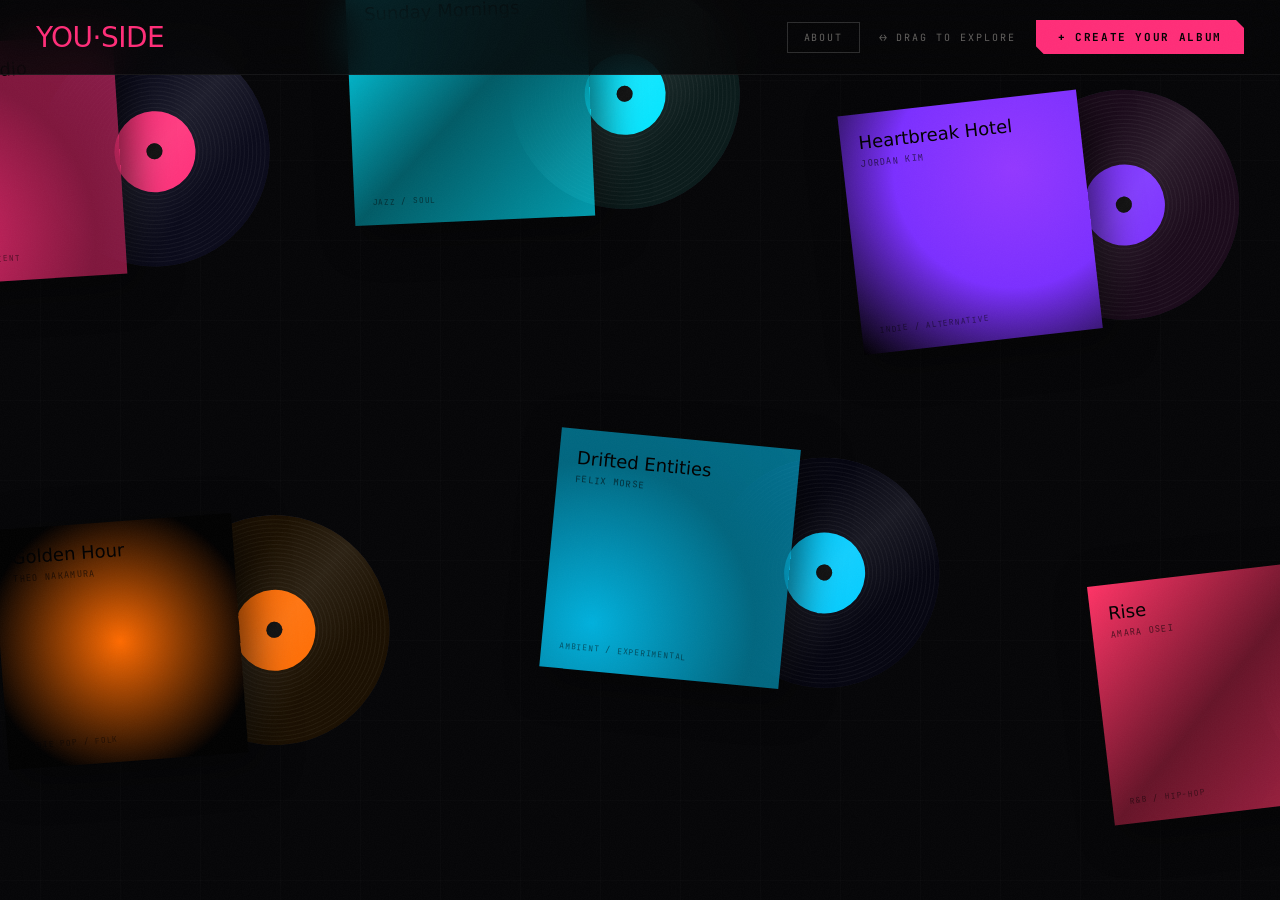
<file: index.html>
<!DOCTYPE html>
<html lang="en">
<head>
<meta charset="UTF-8">
<meta name="viewport" content="width=device-width, initial-scale=1.0">
<title>YOU-SIDE — Musical Identity</title>
<style>
  @import url('https://fonts.googleapis.com/css2?family=Cakra:wght@400;600;700&family=Space+Grotesk:wght@300;400;500;600;700&family=JetBrains+Mono:wght@300;400;700&display=swap');

  :root {
    --bg: #050507;
    --text: #f0ece4;
    --text-dim: rgba(240,236,228,0.4);
    --accent1: #ff2d78;
    --accent2: #7b2fff;
    --accent3: #00e5ff;
    --accent4: #ffcc00;
    --grain: url("data:image/svg+xml,%3Csvg xmlns='http://www.w3.org/2000/svg' width='300' height='300'%3E%3Cfilter id='noise'%3E%3CfeTurbulence type='fractalNoise' baseFrequency='0.85' numOctaves='4' stitchTiles='stitch'/%3E%3CfeColorMatrix type='saturate' values='0'/%3E%3C/filter%3E%3Crect width='300' height='300' filter='url(%23noise)' opacity='0.08'/%3E%3C/svg%3E");
  }

  * { margin: 0; padding: 0; box-sizing: border-box; }

  body {
    font-family: 'Space Grotesk', system-ui, -apple-system, BlinkMacSystemFont, sans-serif;
    background: var(--bg);
    color: var(--text);
    overflow: hidden;
    width: 100vw;
    height: 100vh;
    cursor: crosshair;
    user-select: none;
  }

  /* GRAIN OVERLAY */
  body::after {
    content: '';
    position: fixed;
    inset: 0;
    background-image: var(--grain);
    pointer-events: none;
    z-index: 9999;
    opacity: 0.4;
  }

  /* HEADER */
  #header {
    position: fixed;
    top: 0; left: 0; right: 0;
    z-index: 100;
    padding: 20px 36px;
    display: flex;
    align-items: center;
    justify-content: space-between;
    border-bottom: 1px solid rgba(255,255,255,0.06);
    background: rgba(5,5,7,0.85);
    backdrop-filter: blur(20px);
  }

  .logo {
    font-family: 'Cakra', system-ui, -apple-system, BlinkMacSystemFont, sans-serif;
    font-size: 28px;
    letter-spacing: -0.5px;
    color: var(--accent1);
    -webkit-text-fill-color: var(--accent1);
  }

  .header-right {
    display: flex;
    align-items: center;
    gap: 20px;
  }

  .nav-hint {
    font-family: 'JetBrains Mono', monospace;
    font-size: 10px;
    letter-spacing: 0.2em;
    color: var(--text-dim);
    text-transform: uppercase;
  }

  #add-btn {
    font-family: 'JetBrains Mono', monospace;
    font-size: 11px;
    letter-spacing: 0.15em;
    text-transform: uppercase;
    background: var(--accent1);
    color: #000;
    border: none;
    padding: 10px 22px;
    cursor: pointer;
    transition: all 0.2s;
    font-weight: 700;
    clip-path: polygon(0 0, calc(100% - 8px) 0, 100% 8px, 100% 100%, 8px 100%, 0 calc(100% - 8px));
  }
  #add-btn:hover { background: var(--text); transform: translateY(-1px); }

  /* CANVAS */
  #canvas-wrapper {
    position: fixed;
    inset: 0;
    overflow: hidden;
    cursor: grab;
  }
  #canvas-wrapper.dragging { cursor: grabbing; }

  #canvas {
    position: absolute;
    width: 4500px;
    height: 3500px;
    top: 0; left: 0;
    will-change: transform;
    transition: transform 0.05s linear;
  }

  /* Background grid pattern */
  #canvas::before {
    content: '';
    position: absolute;
    inset: 0;
    background-image: 
      linear-gradient(rgba(255,255,255,0.015) 1px, transparent 1px),
      linear-gradient(90deg, rgba(255,255,255,0.015) 1px, transparent 1px);
    background-size: 80px 80px;
  }

  /* VINYL ITEM */
  .vinyl-item {
    position: absolute;
    width: 280px;
    cursor: pointer;
    transition: transform 0.3s cubic-bezier(0.34,1.56,0.64,1), filter 0.3s;
    transform-origin: center center;
  }
  .vinyl-item:hover { z-index: 50 !important; filter: drop-shadow(0 0 30px rgba(255,45,120,0.4)); }
  .vinyl-item:hover .vinyl-record { transform: translateX(60px) rotate(12deg); }
  .vinyl-item:hover .album-cover { transform: translateX(-8px) translateY(-4px); box-shadow: 20px 20px 60px rgba(0,0,0,0.8); }

  .album-cover {
    width: 240px;
    height: 240px;
    position: relative;
    z-index: 2;
    transition: all 0.4s cubic-bezier(0.34,1.56,0.64,1);
    box-shadow: 10px 10px 40px rgba(0,0,0,0.6);
  }

  .cover-inner {
    width: 100%;
    height: 100%;
    display: flex;
    flex-direction: column;
    justify-content: space-between;
    padding: 18px;
    overflow: hidden;
    position: relative;
  }

  .cover-title {
    font-family: 'Cakra', system-ui, -apple-system, BlinkMacSystemFont, sans-serif;
    font-size: 18px;
    line-height: 1.2;
    color: #000;
    position: relative;
    z-index: 1;
  }

  .cover-creator {
    font-family: 'JetBrains Mono', monospace;
    font-size: 9px;
    letter-spacing: 0.15em;
    text-transform: uppercase;
    color: rgba(0,0,0,0.6);
    position: relative;
    z-index: 1;
  }

  .cover-genre {
    font-family: 'JetBrains Mono', monospace;
    font-size: 8px;
    letter-spacing: 0.1em;
    text-transform: uppercase;
    color: rgba(0,0,0,0.5);
    position: relative;
    z-index: 1;
  }

  .cover-decoration {
    position: absolute;
    inset: 0;
    pointer-events: none;
  }

  /* Vinyl record behind */
  .vinyl-record {
    position: absolute;
    width: 230px;
    height: 230px;
    border-radius: 50%;
    top: 5px;
    left: 160px;
    z-index: 1;
    transition: all 0.4s cubic-bezier(0.34,1.56,0.64,1);
    overflow: hidden;
  }

  .vinyl-grooves {
    width: 100%;
    height: 100%;
    border-radius: 50%;
    position: relative;
  }

  .groove-ring {
    position: absolute;
    border-radius: 50%;
    border: 0.5px solid rgba(255,255,255,0.07);
    top: 50%; left: 50%;
    transform: translate(-50%, -50%);
  }

  .vinyl-label {
    position: absolute;
    top: 50%; left: 50%;
    transform: translate(-50%, -50%);
    width: 35%;
    height: 35%;
    border-radius: 50%;
    display: flex;
    align-items: center;
    justify-content: center;
  }

  .vinyl-hole {
    width: 20%;
    height: 20%;
    border-radius: 50%;
    background: #000;
    box-shadow: inset 0 0 8px rgba(0,0,0,0.9);
  }

  .vinyl-shine {
    position: absolute;
    inset: 0;
    border-radius: 50%;
    background: linear-gradient(135deg, transparent 30%, rgba(255,255,255,0.08) 50%, transparent 70%);
    pointer-events: none;
  }

  /* MODAL OVERLAY */
  #modal-overlay {
    position: fixed;
    inset: 0;
    background: rgba(0,0,0,0.95);
    z-index: 200;
    display: none;
    align-items: center;
    justify-content: center;
    backdrop-filter: blur(20px);
  }
  #modal-overlay.open { display: flex; }

  #modal {
    position: relative;
    width: 90vw;
    max-width: 900px;
    max-height: 90vh;
    overflow-y: auto;
    background: #0c0c10;
    border: 1px solid rgba(255,255,255,0.08);
    padding: 0;
    animation: modalIn 0.4s cubic-bezier(0.34,1.56,0.64,1) forwards;
    scrollbar-width: thin;
    scrollbar-color: rgba(255,255,255,0.1) transparent;
  }

  @keyframes modalIn {
    from { opacity: 0; transform: scale(0.92) translateY(20px); }
    to { opacity: 1; transform: scale(1) translateY(0); }
  }

  .modal-close {
    position: absolute;
    top: 20px; right: 20px;
    background: none;
    border: 1px solid rgba(255,255,255,0.15);
    color: var(--text-dim);
    cursor: pointer;
    width: 36px; height: 36px;
    display: flex; align-items: center; justify-content: center;
    font-size: 18px;
    transition: all 0.2s;
    z-index: 10;
  }
  .modal-close:hover { border-color: var(--accent1); color: var(--accent1); }

  .modal-hero {
    display: flex;
    gap: 0;
    min-height: 320px;
    position: relative;
    overflow: hidden;
  }

  .modal-vinyl-section {
    width: 300px;
    min-width: 300px;
    display: flex;
    align-items: center;
    justify-content: center;
    padding: 40px;
    position: relative;
  }

  .modal-vinyl {
    width: 200px;
    height: 200px;
    border-radius: 50%;
    position: relative;
    animation: spin 12s linear infinite;
  }

  @keyframes spin { from { transform: rotate(0deg); } to { transform: rotate(360deg); } }

  .modal-vinyl-grooves {
    width: 100%;
    height: 100%;
    border-radius: 50%;
    position: relative;
  }

  .modal-vinyl-label {
    position: absolute;
    top: 50%; left: 50%;
    transform: translate(-50%, -50%);
    width: 38%;
    height: 38%;
    border-radius: 50%;
    display: flex;
    align-items: center;
    justify-content: center;
  }

  .modal-vinyl-hole {
    width: 18%;
    height: 18%;
    border-radius: 50%;
    background: #0c0c10;
  }

  .modal-info {
    flex: 1;
    padding: 40px 40px 40px 20px;
    display: flex;
    flex-direction: column;
    justify-content: center;
  }

  .modal-tag {
    font-family: 'JetBrains Mono', monospace;
    font-size: 9px;
    letter-spacing: 0.3em;
    text-transform: uppercase;
    color: var(--text-dim);
    margin-bottom: 12px;
  }

  .modal-title {
    font-family: 'Cakra', system-ui, -apple-system, BlinkMacSystemFont, sans-serif;
    font-size: 42px;
    line-height: 1.1;
    margin-bottom: 8px;
  }

  .modal-creator {
    font-family: 'JetBrains Mono', monospace;
    font-size: 11px;
    letter-spacing: 0.2em;
    text-transform: uppercase;
    color: var(--text-dim);
    margin-bottom: 20px;
  }

  .modal-genre-pill {
    display: inline-block;
    padding: 4px 12px;
    font-family: 'JetBrains Mono', monospace;
    font-size: 9px;
    letter-spacing: 0.15em;
    text-transform: uppercase;
    border: 1px solid rgba(255,255,255,0.15);
    margin-bottom: 20px;
  }

  .modal-note {
    font-size: 14px;
    line-height: 1.7;
    color: rgba(240,236,228,0.75);
    max-width: 400px;
  }

  /* ANALYSIS SECTION */
  .analysis-section {
    padding: 40px;
    border-top: 1px solid rgba(255,255,255,0.06);
  }

  .section-label {
    font-family: 'JetBrains Mono', monospace;
    font-size: 9px;
    letter-spacing: 0.3em;
    text-transform: uppercase;
    color: var(--text-dim);
    margin-bottom: 20px;
    display: flex;
    align-items: center;
    gap: 12px;
  }
  .section-label::after {
    content: '';
    flex: 1;
    height: 1px;
    background: rgba(255,255,255,0.06);
  }

  .personality-card {
    display: grid;
    grid-template-columns: 1fr 1fr;
    gap: 16px;
    margin-bottom: 24px;
  }

  .personality-trait {
    padding: 20px;
    border: 1px solid rgba(255,255,255,0.06);
    position: relative;
    overflow: hidden;
  }

  .trait-name {
    font-family: 'JetBrains Mono', monospace;
    font-size: 9px;
    letter-spacing: 0.2em;
    text-transform: uppercase;
    color: var(--text-dim);
    margin-bottom: 8px;
  }

  .trait-value {
    font-family: 'Cakra', system-ui, -apple-system, BlinkMacSystemFont, sans-serif;
    font-size: 20px;
    margin-bottom: 6px;
  }

  .trait-bar {
    height: 2px;
    background: rgba(255,255,255,0.08);
    position: relative;
    overflow: hidden;
  }

  .trait-fill {
    position: absolute;
    top: 0; left: 0; height: 100%;
    transition: width 1s ease;
  }

  .trait-glow {
    position: absolute;
    top: 0; left: 0;
    width: 100%; height: 100%;
    opacity: 0.05;
    pointer-events: none;
  }

  /* TRACKLIST */
  .tracklist {
    margin-bottom: 24px;
  }

  .track-row {
    display: flex;
    align-items: center;
    gap: 16px;
    padding: 14px 0;
    border-bottom: 1px solid rgba(255,255,255,0.04);
    transition: background 0.2s;
  }

  .track-num {
    font-family: 'JetBrains Mono', monospace;
    font-size: 10px;
    color: var(--text-dim);
    width: 24px;
    text-align: right;
    flex-shrink: 0;
  }

  .track-info { flex: 1; }

  .track-title {
    font-size: 14px;
    font-weight: 500;
    margin-bottom: 2px;
  }

  .track-artist {
    font-family: 'JetBrains Mono', monospace;
    font-size: 10px;
    color: var(--text-dim);
  }

  .track-duration {
    font-family: 'JetBrains Mono', monospace;
    font-size: 10px;
    color: var(--text-dim);
  }

  /* ANALYSIS TEXT */
  .analysis-text {
    font-size: 14px;
    line-height: 1.8;
    color: rgba(240,236,228,0.75);
    padding: 24px;
    border: 1px solid rgba(255,255,255,0.06);
    position: relative;
    background: rgba(255,255,255,0.015);
  }

  .analysis-loading {
    display: flex;
    align-items: center;
    gap: 8px;
    font-family: 'JetBrains Mono', monospace;
    font-size: 10px;
    color: var(--text-dim);
    letter-spacing: 0.2em;
    text-transform: uppercase;
  }

  .dot-pulse {
    display: flex;
    gap: 4px;
  }

  .dot-pulse span {
    width: 4px; height: 4px;
    border-radius: 50%;
    background: var(--accent1);
    animation: pulse 1.4s ease-in-out infinite;
  }
  .dot-pulse span:nth-child(2) { animation-delay: 0.2s; }
  .dot-pulse span:nth-child(3) { animation-delay: 0.4s; }

  @keyframes pulse {
    0%, 100% { opacity: 0.3; transform: scale(0.8); }
    50% { opacity: 1; transform: scale(1); }
  }

  /* ADD MODAL */
  #add-modal {
    position: fixed;
    inset: 0;
    background: rgba(0,0,0,0.95);
    z-index: 300;
    display: none;
    align-items: center;
    justify-content: center;
    backdrop-filter: blur(20px);
  }
  #add-modal.open { display: flex; }

  #add-modal-inner {
    width: 90vw;
    max-width: 640px;
    max-height: 90vh;
    overflow-y: auto;
    background: #0c0c10;
    border: 1px solid rgba(255,255,255,0.08);
    padding: 48px;
    animation: modalIn 0.4s cubic-bezier(0.34,1.56,0.64,1) forwards;
    scrollbar-width: thin;
    scrollbar-color: rgba(255,255,255,0.1) transparent;
  }

  .form-heading {
    font-family: 'Cakra', system-ui, -apple-system, BlinkMacSystemFont, sans-serif;
    font-size: 36px;
    margin-bottom: 6px;
  }

  .form-sub {
    font-family: 'JetBrains Mono', monospace;
    font-size: 10px;
    letter-spacing: 0.2em;
    text-transform: uppercase;
    color: var(--text-dim);
    margin-bottom: 36px;
  }

  /* ABOUT MODAL */
  #about-modal {
    position: fixed;
    inset: 0;
    background: rgba(0,0,0,0.95);
    z-index: 250;
    display: none;
    align-items: center;
    justify-content: center;
    backdrop-filter: blur(20px);
  }
  #about-modal.open { display: flex; }

  #about-modal-inner {
    width: 90vw;
    max-width: 720px;
    max-height: 80vh;
    padding: 40px 40px 32px;
    background: #050508;
    border: 1px solid rgba(255,255,255,0.1);
    box-shadow: 0 40px 120px rgba(0,0,0,0.8);
    overflow-y: auto;
    scrollbar-width: thin;
    scrollbar-color: rgba(255,255,255,0.1) transparent;
    animation: modalIn 0.4s cubic-bezier(0.34,1.56,0.64,1) forwards;
  }

  .about-heading {
    font-family: 'Cakra', system-ui, -apple-system, BlinkMacSystemFont, sans-serif;
    font-size: 30px;
    letter-spacing: 0.06em;
    text-transform: uppercase;
    margin-bottom: 12px;
  }

  .about-tagline {
    font-family: 'JetBrains Mono', monospace;
    font-size: 10px;
    letter-spacing: 0.25em;
    text-transform: uppercase;
    color: var(--text-dim);
    margin-bottom: 24px;
  }

  .about-body {
    font-size: 14px;
    line-height: 1.8;
    color: rgba(240,236,228,0.8);
    max-width: 640px;
  }

  .about-body p + p {
    margin-top: 14px;
  }

  .about-close {
    position: absolute;
    top: 20px;
    right: 24px;
    background: none;
    border: 1px solid rgba(255,255,255,0.18);
    color: var(--text-dim);
    cursor: pointer;
    width: 32px;
    height: 32px;
    display: flex;
    align-items: center;
    justify-content: center;
    font-size: 16px;
    transition: all 0.2s;
  }

  .about-close:hover {
    border-color: var(--accent1);
    color: var(--accent1);
  }

  .about-link {
    font-family: 'JetBrains Mono', monospace;
    font-size: 10px;
    letter-spacing: 0.18em;
    text-transform: uppercase;
    background: none;
    border: 1px solid rgba(255,255,255,0.16);
    color: var(--text-dim);
    padding: 8px 16px;
    cursor: pointer;
    transition: all 0.2s;
  }

  .about-link:hover {
    border-color: var(--accent1);
    color: var(--text);
    background: rgba(255,255,255,0.04);
  }

  .form-group { margin-bottom: 20px; }

  .form-label {
    display: block;
    font-family: 'JetBrains Mono', monospace;
    font-size: 9px;
    letter-spacing: 0.2em;
    text-transform: uppercase;
    color: var(--text-dim);
    margin-bottom: 8px;
  }

  .form-input, .form-textarea {
    width: 100%;
    background: rgba(255,255,255,0.03);
    border: 1px solid rgba(255,255,255,0.08);
    color: var(--text);
    padding: 12px 16px;
    font-family: 'Space Grotesk', sans-serif;
    font-size: 14px;
    outline: none;
    transition: border-color 0.2s;
    resize: none;
  }

  .form-input:focus, .form-textarea:focus {
    border-color: rgba(255,255,255,0.25);
  }

  .color-picker {
    display: flex;
    gap: 10px;
    flex-wrap: wrap;
  }

  .color-dot {
    width: 36px; height: 36px;
    border-radius: 50%;
    cursor: pointer;
    border: 2px solid transparent;
    transition: all 0.2s;
  }
  .color-dot.active { border-color: var(--text); transform: scale(1.15); }

  /* TRACKS FORM */
  .track-inputs { margin-bottom: 8px; }

  .track-input-row {
    display: flex;
    gap: 8px;
    margin-bottom: 8px;
    align-items: center;
  }

  .track-input-num {
    font-family: 'JetBrains Mono', monospace;
    font-size: 10px;
    color: var(--text-dim);
    width: 20px;
    flex-shrink: 0;
  }

  .track-input-title {
    flex: 2;
  }
  .track-input-artist {
    flex: 1.5;
  }
  .track-input-duration {
    width: 60px;
    font-family: 'JetBrains Mono', monospace;
    font-size: 12px;
  }

  .track-remove {
    background: none;
    border: none;
    color: var(--text-dim);
    cursor: pointer;
    font-size: 16px;
    line-height: 1;
    padding: 4px;
    transition: color 0.2s;
  }
  .track-remove:hover { color: var(--accent1); }

  .add-track-btn {
    background: none;
    border: 1px dashed rgba(255,255,255,0.12);
    color: var(--text-dim);
    padding: 10px 16px;
    cursor: pointer;
    font-family: 'JetBrains Mono', monospace;
    font-size: 10px;
    letter-spacing: 0.15em;
    text-transform: uppercase;
    width: 100%;
    transition: all 0.2s;
    margin-top: 4px;
  }
  .add-track-btn:hover { border-color: rgba(255,255,255,0.25); color: var(--text); }

  .submit-btn {
    width: 100%;
    padding: 16px;
    background: var(--accent1);
    color: #000;
    border: none;
    font-family: 'JetBrains Mono', monospace;
    font-size: 11px;
    letter-spacing: 0.2em;
    text-transform: uppercase;
    font-weight: 700;
    cursor: pointer;
    margin-top: 24px;
    transition: all 0.2s;
    clip-path: polygon(0 0, calc(100% - 10px) 0, 100% 10px, 100% 100%, 10px 100%, 0 calc(100% - 10px));
  }
  .submit-btn:hover { background: var(--text); transform: translateY(-1px); }

  .cancel-btn {
    width: 100%;
    padding: 12px;
    background: none;
    border: 1px solid rgba(255,255,255,0.08);
    color: var(--text-dim);
    cursor: pointer;
    font-family: 'JetBrains Mono', monospace;
    font-size: 10px;
    letter-spacing: 0.2em;
    text-transform: uppercase;
    margin-top: 10px;
    transition: all 0.2s;
  }
  .cancel-btn:hover { border-color: rgba(255,255,255,0.25); color: var(--text); }

  /* SCROLL HINT */
  #scroll-hint {
    position: fixed;
    bottom: 30px;
    right: 30px;
    z-index: 100;
    font-family: 'JetBrains Mono', monospace;
    font-size: 9px;
    letter-spacing: 0.3em;
    text-transform: uppercase;
    color: var(--text-dim);
    display: flex;
    flex-direction: column;
    align-items: flex-end;
    text-align: right;
    gap: 8px;
    animation: fadeHint 4s ease-in-out forwards;
    pointer-events: none;
  }

  .hint-arrows {
    display: flex; gap: 4px;
  }

  .hint-arrows span {
    width: 20px; height: 20px;
    border: 1px solid rgba(255,255,255,0.1);
    display: flex; align-items: center; justify-content: center;
    font-size: 10px;
  }

  @keyframes fadeHint {
    0% { opacity: 0; }
    10% { opacity: 1; }
    80% { opacity: 1; }
    100% { opacity: 0; }
  }

  /* Scrollbar */
  ::-webkit-scrollbar { width: 4px; }
  ::-webkit-scrollbar-track { background: transparent; }
  ::-webkit-scrollbar-thumb { background: rgba(255,255,255,0.1); }
</style>
</head>
<body>

<!-- HEADER -->
<header id="header">
  <div class="logo">YOU·SIDE</div>
  <div class="header-right">
    <button id="about-btn" class="about-link">About</button>
    <div class="nav-hint">↔ drag to explore</div>
    <button id="add-btn">+ Create Your Album</button>
  </div>
</header>

<!-- CANVAS -->
<div id="canvas-wrapper">
  <div id="canvas"></div>
</div>

<!-- VIEW ALBUM MODAL -->
<div id="modal-overlay">
  <div id="modal">
    <button class="modal-close" id="modal-close-btn">✕</button>
    <div class="modal-hero" id="modal-hero">
      <div class="modal-vinyl-section" id="modal-vinyl-section">
        <div class="modal-vinyl" id="modal-vinyl">
          <div class="modal-vinyl-grooves" id="modal-vinyl-grooves"></div>
          <div class="modal-vinyl-label" id="modal-vinyl-label">
            <div class="modal-vinyl-hole"></div>
          </div>
          <div class="vinyl-shine"></div>
        </div>
      </div>
      <div class="modal-info">
        <div class="modal-tag">SONIC IDENTITY — PERSONAL ARCHIVE</div>
        <div class="modal-title" id="modal-title"></div>
        <div class="modal-creator" id="modal-creator"></div>
        <div class="modal-genre-pill" id="modal-genre"></div>
        <div class="modal-note" id="modal-note"></div>
      </div>
    </div>

    <div class="analysis-section">
      <div class="section-label">Music Personality Analysis</div>
      <div class="personality-card" id="personality-card"></div>

      <div class="section-label">Tracklist</div>
      <div class="tracklist" id="modal-tracklist"></div>

      <div class="section-label">AI Reading — What Your Music Says About You</div>
      <div class="analysis-text" id="analysis-text">
        <div class="analysis-loading">
          <div class="dot-pulse"><span></span><span></span><span></span></div>
          <span>Analyzing your sonic identity...</span>
        </div>
      </div>
    </div>
  </div>
</div>

<!-- ADD ALBUM MODAL -->
<div id="add-modal">
  <div id="add-modal-inner">
    <button class="modal-close" id="add-modal-close" style="position:absolute;top:20px;right:20px;">✕</button>
    <div class="form-heading">Shape Your<br><em>Sound</em></div>
    <div class="form-sub">Input your songs — get your music personality</div>

    <div class="form-group">
      <label class="form-label">Your Name *</label>
      <input class="form-input" id="f-name" placeholder="e.g. Alex Chen" />
    </div>

    <div class="form-group">
      <label class="form-label">Album Title *</label>
      <input class="form-input" id="f-title" placeholder="e.g. Midnight Radio" />
    </div>

    <div class="form-group">
      <label class="form-label">What does this collection mean to you?</label>
      <textarea class="form-textarea" id="f-note" rows="3" placeholder="Late-night drives, coffee mornings, heartbreak therapy..."></textarea>
    </div>

    <div class="form-group">
      <label class="form-label">Genre (optional)</label>
      <input class="form-input" id="f-genre" placeholder="e.g. Electronic / Ambient" />
    </div>

    <div class="form-group">
      <label class="form-label">Label Color</label>
      <div class="color-picker" id="color-picker"></div>
    </div>

    <div class="form-group">
      <label class="form-label">Songs You're Listening To *</label>
      <div class="track-inputs" id="track-inputs"></div>
      <button class="add-track-btn" id="add-track-btn">+ Add Song</button>
    </div>

    <button class="submit-btn" id="submit-album-btn">Generate My Album →</button>
    <button class="cancel-btn" id="cancel-add-btn">Cancel</button>
  </div>
</div>

<!-- SCROLL HINT -->
<div id="scroll-hint">
  <div class="hint-arrows">
    <span>↑</span><span>↓</span><span>←</span><span>→</span>
  </div>
  <span>Drag to explore all albums</span>
</div>

<!-- ABOUT MODAL -->
<div id="about-modal">
  <div id="about-modal-inner">
    <button class="about-close" id="about-modal-close">✕</button>
    <div class="about-heading">About YOU·SIDE</div>
    <div class="about-tagline">Music says everything words can't</div>
    <div class="about-body">
      <p>Music says everything words can't. The songs you keep on repeat, the albums that defined your summers, the tracks you play at 2am — they're not just sounds, they're a mirror.</p>
      <p>Our platform takes the music you love and transforms it into something deeply personal: a curated album crafted just for you, alongside a personality analysis that uncovers what your listening habits reveal about who you are.</p>
      <p>Whether you're drawn to melancholic indie ballads or high-energy anthems, every song you input becomes a data point in a bigger story — your story. Discover the soundtrack of your soul, and maybe learn a little something about yourself along the way.</p>
    </div>
  </div>
</div>

<script>
// ============================================================
// DATA
// ============================================================

const ACCENT_COLORS = [
  '#ff2d78', '#7b2fff', '#00e5ff', '#ffcc00',
  '#00ff8c', '#ff6b00', '#ff3366', '#00ccff'
];

const VINYL_COLORS = [
  '#1a0a2e', '#0a1a2e', '#1a2e0a', '#2e1a0a',
  '#1a1a1a', '#0d1520', '#200d15', '#150d20'
];

const COVER_PATTERNS = [
  (color) => `radial-gradient(ellipse at 20% 80%, ${color}dd 0%, ${adjustColor(color, 0.5)} 60%, ${color}88 100%)`,
  (color) => `linear-gradient(135deg, ${color} 0%, ${adjustColor(color, 0.4)} 50%, ${color}aa 100%)`,
  (color) => `radial-gradient(circle at 70% 30%, ${adjustColor(color, 1.2)} 0%, ${color} 50%, #000 100%)`,
  (color) => `conic-gradient(from 45deg, ${color}, ${adjustColor(color, 0.6)}, ${color}88, ${adjustColor(color, 1.3)}, ${color})`,
  (color) => `linear-gradient(45deg, #000 0%, ${color} 40%, ${adjustColor(color, 0.8)} 70%, #000 100%)`,
  (color) => `radial-gradient(ellipse at 50% 50%, ${color} 0%, #000 80%)`,
];

function adjustColor(hex, factor) {
  const r = parseInt(hex.slice(1,3),16);
  const g = parseInt(hex.slice(3,5),16);
  const b = parseInt(hex.slice(5,7),16);
  const rr = Math.min(255,Math.floor(r*factor)).toString(16).padStart(2,'0');
  const gg = Math.min(255,Math.floor(g*factor)).toString(16).padStart(2,'0');
  const bb = Math.min(255,Math.floor(b*factor)).toString(16).padStart(2,'0');
  return `#${rr}${gg}${bb}`;
}

// PERSONALITY ANALYSIS ENGINE
const ARCHETYPES = [
  { name: 'The Midnight Wanderer', description: 'You live in the liminal hours, finding beauty where others find emptiness. Music is your map through the unmapped.' },
  { name: 'The Nostalgic Romantic', description: 'You carry the past gently, like a love letter you\'ve memorized. Every song is a room you\'ve lived in before.' },
  { name: 'The Kinetic Dreamer', description: 'Movement is your medium. You process emotion through rhythm — your inner world spins faster than others can see.' },
  { name: 'The Quiet Observer', description: 'You notice everything. Music reveals what words can\'t hold: the texture of light, the weight of silence between sentences.' },
  { name: 'The Cathartic Soul', description: 'You use music as emotional alchemy, transmuting pain into something bearable, even beautiful. You feel everything fully.' },
  { name: 'The Ecstatic Present', description: 'You chase peak moments — that drop, that chorus, that beat that makes time collapse. You know how to disappear into now.' },
  { name: 'The Introspective Pilgrim', description: 'Your playlist is a journal. Each song marks a chapter, a person, a version of yourself you\'re still becoming.' },
  { name: 'The Sonic Architect', description: 'You build worlds with sound. Atmosphere matters more than melody to you — you need music that creates space around you.' },
];

const TRAITS = [
  { key: 'Emotional Depth', values: ['Surface Dweller','Feeling Explorer','Deep Diver','Oceanic'], icon: '◉' },
  { key: 'Energy Profile', values: ['Meditative','Wavelength','Kinetic','Euphoric'], icon: '◈' },
  { key: 'Sonic Texture', values: ['Crystalline','Layered','Dense','Maximal'], icon: '◆' },
  { key: 'Nostalgia Index', values: ['Present Focus','Nostalgic Glow','Time Traveler','Living Archive'], icon: '◇' },
];

function generatePersonality(tracks) {
  const seed = tracks.reduce((acc, t) => acc + t.title.charCodeAt(0) + t.artist.charCodeAt(0), 0);
  const archetype = ARCHETYPES[seed % ARCHETYPES.length];
  const traitValues = TRAITS.map((trait, i) => ({
    ...trait,
    level: ((seed + i * 37) % 4),
    percent: 25 + ((seed + i * 13) % 75)
  }));
  
  const moodWords = ['melancholic', 'euphoric', 'introspective', 'kinetic', 'nostalgic', 'transcendent', 'raw', 'luminous'];
  const mood = moodWords[seed % moodWords.length];
  const mood2 = moodWords[(seed + 3) % moodWords.length];

  const artistNames = tracks.map(t => t.artist).filter(Boolean);
  const artistStr = artistNames.length > 0 
    ? `Drawing from ${artistNames.slice(0,3).join(', ')}${artistNames.length > 3 ? ' and more' : ''}, ` 
    : '';

  const analysis = `${archetype.description}

${artistStr}your selections paint a portrait of someone who gravitates toward the ${mood} and the ${mood2}. There's a coherence here that most listeners don't achieve — a willingness to stay with discomfort long enough to find its beauty.

Your musical instinct suggests high emotional intelligence and a preference for depth over novelty. You likely process experiences through sound — using music as both mirror and escape hatch. The through-line in your selections isn't genre or tempo; it's texture, mood, and a quiet refusal to stay on the surface.

You are the kind of listener artists make music for.`;

  return { archetype, traitValues, analysis };
}

// MOCK ALBUMS DATA
const albums = [
  {
    id: '1', title: 'Midnight Radio', creator: 'Alex Chen',
    albumNote: 'Late-night drives through empty highways. The feeling of being alone but not lonely — when the world is asleep and the radio is your only companion.',
    vinylColor: '#0a0a1a', labelColor: '#ff2d78', genre: 'Electronic / Ambient',
    date: 'Feb 2026', patternIdx: 0,
    tracks: [
      { title: 'Neon Glow', artist: 'Tycho', duration: '4:23' },
      { title: 'Late Night Tales', artist: 'Four Tet', duration: '5:17' },
      { title: 'Aqueous', artist: 'Jon Hopkins', duration: '6:45' },
      { title: 'Radio Silence', artist: 'Kiasmos', duration: '4:56' },
    ]
  },
  {
    id: '2', title: 'Sunday Mornings', creator: 'Maya Rodriguez',
    albumNote: 'Coffee. Sunlight. Quiet. These are the songs that make me feel like I have all the time in the world. This is what peace sounds like to me.',
    vinylColor: '#0a1a1a', labelColor: '#00e5ff', genre: 'Jazz / Soul',
    date: 'Feb 2026', patternIdx: 1,
    tracks: [
      { title: 'Sunday Morning', artist: 'Maroon 5', duration: '4:04' },
      { title: 'Harvest Moon', artist: 'Neil Young', duration: '5:03' },
      { title: 'Easy Like Sunday Morning', artist: 'Lionel Richie', duration: '4:12' },
      { title: 'Sunday Candy', artist: 'Donnie Trumpet', duration: '4:20' },
    ]
  },
  {
    id: '3', title: 'Heartbreak Hotel', creator: 'Jordan Kim',
    albumNote: 'For everyone who ever needed to cry in the car. This isn\'t just sad — it\'s cathartic. It\'s the soundtrack to letting go.',
    vinylColor: '#1a0a1a', labelColor: '#7b2fff', genre: 'Indie / Alternative',
    date: 'Jan 2026', patternIdx: 2,
    tracks: [
      { title: 'Someone Like You', artist: 'Adele', duration: '4:45' },
      { title: 'The Night We Met', artist: 'Lord Huron', duration: '3:28' },
      { title: 'Skinny Love', artist: 'Bon Iver', duration: '3:58' },
      { title: 'Liability', artist: 'Lorde', duration: '2:52' },
    ]
  },
  {
    id: '4', title: 'Dance Floor Therapy', creator: 'Sam Martinez',
    albumNote: 'When words aren\'t enough, we dance. This is my collection of pure, unapologetic joy. Every track has made me forget my problems for at least four minutes.',
    vinylColor: '#1a1a0a', labelColor: '#ffcc00', genre: 'House / Dance',
    date: 'Jan 2026', patternIdx: 3,
    tracks: [
      { title: 'One More Time', artist: 'Daft Punk', duration: '5:20' },
      { title: 'Finally', artist: 'Kings Of Tomorrow', duration: '9:12' },
      { title: 'Losing It', artist: 'Fisher', duration: '7:08' },
      { title: 'Music Sounds Better', artist: 'Stardust', duration: '6:52' },
    ]
  },
  {
    id: '5', title: 'Inherited Dreams', creator: 'Priya Shah',
    albumNote: 'Between two worlds, two languages, two identities. These songs hold space for the complexity of belonging nowhere and everywhere at once.',
    vinylColor: '#0a150a', labelColor: '#00ff8c', genre: 'World / Electronic',
    date: 'Jan 2026', patternIdx: 4,
    tracks: [
      { title: 'Breathe (2 AM)', artist: 'Anna Nalick', duration: '3:41' },
      { title: 'Immigrant Song', artist: 'Led Zeppelin', duration: '2:23' },
      { title: 'Where Is My Mind?', artist: 'Pixies', duration: '3:53' },
      { title: 'Strange', artist: 'Celeste', duration: '3:10' },
    ]
  },
  {
    id: '6', title: 'Golden Hour', creator: 'Theo Nakamura',
    albumNote: 'That specific light at 6pm in summer. The warmth before dark. These songs are that exact feeling, bottled.',
    vinylColor: '#1a0f00', labelColor: '#ff6b00', genre: 'Indie Pop / Folk',
    date: 'Dec 2025', patternIdx: 5,
    tracks: [
      { title: 'Golden Hour', artist: 'JVKE', duration: '3:25' },
      { title: 'Bloom', artist: 'Gracie Abrams', duration: '3:18' },
      { title: 'Ribs', artist: 'Lorde', duration: '3:49' },
      { title: 'Cape Cod Kwassa Kwassa', artist: 'Vampire Weekend', duration: '3:35' },
    ]
  },
  {
    id: '7', title: 'Drifted Entities', creator: 'Felix Morse',
    albumNote: 'Textures, not songs. Atmospheres, not melodies. This is music as architecture — you walk through it, not with it.',
    vinylColor: '#050510', labelColor: '#00ccff', genre: 'Ambient / Experimental',
    date: 'Dec 2025', patternIdx: 0,
    tracks: [
      { title: 'An Ending (Ascent)', artist: 'Brian Eno', duration: '4:18' },
      { title: 'Gemini', artist: 'Floating Points', duration: '11:08' },
      { title: 'Dissolution', artist: 'Rival Consoles', duration: '7:22' },
      { title: 'Motion', artist: 'Nicolas Jaar', duration: '8:05' },
    ]
  },
  {
    id: '8', title: 'Rise', creator: 'Amara Osei',
    albumNote: 'Strength is not the absence of fear. It\'s showing up anyway. Every song here made me move when I didn\'t want to move.',
    vinylColor: '#15050a', labelColor: '#ff3366', genre: 'R&B / Hip-Hop',
    date: 'Nov 2025', patternIdx: 1,
    tracks: [
      { title: 'Alright', artist: 'Kendrick Lamar', duration: '3:39' },
      { title: 'Glory', artist: 'Common', duration: '4:18' },
      { title: 'Higher', artist: 'Beyoncé', duration: '4:22' },
      { title: 'God\'s Plan', artist: 'Drake', duration: '3:19' },
    ]
  },
];

const DEFAULT_ALBUM_IDS = new Set(albums.map(a => String(a.id)));
const USER_ALBUMS_STORAGE_KEY = 'you-side:user-albums:v1';

function loadUserAlbums() {
  try {
    const raw = localStorage.getItem(USER_ALBUMS_STORAGE_KEY);
    if (!raw) return;
    const parsed = JSON.parse(raw);
    if (!Array.isArray(parsed)) return;
    parsed.forEach(a => {
      if (!a || !a.id || !a.title) return;
      albums.push(a);
    });
  } catch (e) {
    console.error('Failed to load user albums', e);
  }
}

function saveUserAlbums() {
  try {
    const userAlbums = albums.filter(a => !DEFAULT_ALBUM_IDS.has(String(a.id)));
    localStorage.setItem(USER_ALBUMS_STORAGE_KEY, JSON.stringify(userAlbums));
  } catch (e) {
    console.error('Failed to save user albums', e);
  }
}

loadUserAlbums();

// ============================================================
// CANVAS LOGIC
// ============================================================

const canvasWrapper = document.getElementById('canvas-wrapper');
const canvas = document.getElementById('canvas');

let camX = -200, camY = -80;
let dragging = false, lastMouseX = 0, lastMouseY = 0;
let velX = 0, velY = 0;

function updateCanvas() {
  canvas.style.transform = `translate(${camX}px, ${camY}px)`;
}

canvasWrapper.addEventListener('mousedown', (e) => {
  if (e.target === canvasWrapper || e.target === canvas || e.target.classList.contains('vinyl-item') || e.target.closest('.vinyl-item')) {
    dragging = true;
    lastMouseX = e.clientX;
    lastMouseY = e.clientY;
    canvasWrapper.classList.add('dragging');
    velX = 0; velY = 0;
  }
});

window.addEventListener('mousemove', (e) => {
  if (!dragging) return;
  const dx = e.clientX - lastMouseX;
  const dy = e.clientY - lastMouseY;
  velX = dx; velY = dy;
  camX += dx; camY += dy;
  lastMouseX = e.clientX;
  lastMouseY = e.clientY;
  updateCanvas();
});

window.addEventListener('mouseup', (e) => {
  if (!dragging) return;
  dragging = false;
  canvasWrapper.classList.remove('dragging');
  // Momentum
  let momentum = setInterval(() => {
    velX *= 0.92; velY *= 0.92;
    camX += velX; camY += velY;
    updateCanvas();
    if (Math.abs(velX) < 0.5 && Math.abs(velY) < 0.5) clearInterval(momentum);
  }, 16);
});

// Touch support
canvasWrapper.addEventListener('touchstart', (e) => {
  dragging = true;
  lastMouseX = e.touches[0].clientX;
  lastMouseY = e.touches[0].clientY;
  velX = 0; velY = 0;
}, { passive: true });

canvasWrapper.addEventListener('touchmove', (e) => {
  if (!dragging) return;
  const dx = e.touches[0].clientX - lastMouseX;
  const dy = e.touches[0].clientY - lastMouseY;
  velX = dx; velY = dy;
  camX += dx; camY += dy;
  lastMouseX = e.touches[0].clientX;
  lastMouseY = e.touches[0].clientY;
  updateCanvas();
}, { passive: true });

canvasWrapper.addEventListener('touchend', () => {
  dragging = false;
});

updateCanvas();

// ============================================================
// RENDER ALBUMS
// ============================================================

function createVinylGroovesSVG(color, bgColor) {
  const grooves = Array.from({length: 22}, (_, i) => {
    const r = 48 - i * 1.8;
    return `<circle cx="50" cy="50" r="${r}" fill="none" stroke="rgba(255,255,255,0.05)" stroke-width="0.4"/>`;
  }).join('');
  return `data:image/svg+xml,<svg xmlns='http://www.w3.org/2000/svg' viewBox='0 0 100 100'><circle cx='50' cy='50' r='50' fill='${encodeURIComponent(bgColor)}'/>${encodeURIComponent(grooves)}</svg>`;
}

function makeVinylHTML(album) {
  const pattern = COVER_PATTERNS[album.patternIdx % COVER_PATTERNS.length](album.labelColor);
  const groovesSrc = createVinylGroovesSVG('#ffffff', album.vinylColor);

  return `
    <div class="vinyl-item" data-id="${album.id}" style="left:${album._pos.x}px;top:${album._pos.y}px;transform:rotate(${album._rot}deg);z-index:${album._z};">
      <div style="display:flex;align-items:center;position:relative;">
        <div class="album-cover" style="background:${pattern};">
          <div class="cover-inner">
            <div>
              <div class="cover-title">${album.title}</div>
              <div class="cover-creator" style="margin-top:4px;">${album.creator}</div>
            </div>
            <div class="cover-genre">${album.genre || ''}</div>
          </div>
        </div>
        <div class="vinyl-record" style="background:radial-gradient(circle at 40% 40%, #2a2a3a, ${album.vinylColor});">
          <div class="vinyl-grooves">
            <img src="${groovesSrc}" alt="" style="width:100%;height:100%;border-radius:50%;display:block;" />
          </div>
          <div class="vinyl-label" style="background:${album.labelColor};">
            <div class="vinyl-hole"></div>
          </div>
          <div class="vinyl-shine"></div>
        </div>
      </div>
    </div>`;
}

// Position albums in a scattered grid
const positions = [
  {x:80, y:120}, {x:550, y:60}, {x:1050, y:180}, {x:1520, y:80}, {x:2050, y:150},
  {x:200, y:600}, {x:750, y:520}, {x:1300, y:650}, {x:1800, y:550}, {x:2300, y:620},
  {x:60, y:1100}, {x:600, y:1050}, {x:1150, y:1150}, {x:1650, y:1080},
];

albums.forEach((album, i) => {
  if (!album._pos) {
    const p = positions[i] || { x: 200 + (i%4)*500, y: 200 + Math.floor(i/4)*500 };
    album._pos = { x: p.x, y: p.y };
  }
  if (album._rot == null) {
    album._rot = (Math.random() - 0.5) * 14;
  }
  if (album._z == null) {
    album._z = Math.floor(Math.random() * 10) + 1;
  }
});

canvas.innerHTML = albums.map(makeVinylHTML).join('');

// ============================================================
// CLICK VINYL → OPEN MODAL
// ============================================================

let clickStartX, clickStartY;

canvas.addEventListener('mousedown', (e) => {
  clickStartX = e.clientX;
  clickStartY = e.clientY;
});

canvas.addEventListener('mouseup', (e) => {
  const dist = Math.hypot(e.clientX - clickStartX, e.clientY - clickStartY);
  if (dist > 6) return; // was a drag
  const item = e.target.closest('.vinyl-item');
  if (!item) return;
  const albumId = item.dataset.id;
  openAlbumModal(albumId);
});

function openAlbumModal(id) {
  const album = albums.find(a => a.id === id);
  if (!album) return;

  const pattern = COVER_PATTERNS[album.patternIdx % COVER_PATTERNS.length](album.labelColor);
  const heroEl = document.getElementById('modal-hero');
  heroEl.style.background = `linear-gradient(135deg, ${album.labelColor}18 0%, transparent 60%)`;
  heroEl.style.borderBottom = `1px solid ${album.labelColor}30`;

  // Vinyl
  const vinylEl = document.getElementById('modal-vinyl');
  const groovesEl = document.getElementById('modal-vinyl-grooves');
  const labelEl = document.getElementById('modal-vinyl-label');
  vinylEl.style.background = `radial-gradient(circle at 40% 40%, #2a2a3a, ${album.vinylColor})`;
  const modalGroovesSrc = createVinylGroovesSVG('#ffffff', album.vinylColor);
  groovesEl.innerHTML = `<img src="${modalGroovesSrc}" alt="" style="width:100%;height:100%;border-radius:50%;display:block;" />`;
  labelEl.style.background = album.labelColor;
  document.getElementById('modal-vinyl-section').style.background = `radial-gradient(circle at 50% 50%, ${album.labelColor}15 0%, transparent 70%)`;

  // Info
  document.getElementById('modal-title').textContent = album.title;
  document.getElementById('modal-title').style.background = `linear-gradient(90deg, ${album.text || '#f0ece4'}, ${album.labelColor})`;
  document.getElementById('modal-title').style.webkitBackgroundClip = 'text';
  document.getElementById('modal-title').style.webkitTextFillColor = 'transparent';
  document.getElementById('modal-creator').textContent = `By ${album.creator} · ${album.date || ''}`;
  document.getElementById('modal-genre').textContent = album.genre || 'Personal Mix';
  document.getElementById('modal-genre').style.borderColor = `${album.labelColor}50`;
  document.getElementById('modal-genre').style.color = album.labelColor;
  document.getElementById('modal-note').textContent = album.albumNote;

  // Tracklist
  const tracklistEl = document.getElementById('modal-tracklist');
  tracklistEl.innerHTML = album.tracks.map((t, i) => `
    <div class="track-row">
      <div class="track-num">${String(i+1).padStart(2,'0')}</div>
      <div class="track-info">
        <div class="track-title">${t.title}</div>
        <div class="track-artist">${t.artist}</div>
      </div>
      <div class="track-duration">${t.duration}</div>
    </div>`).join('');

  // Personality
  const { archetype, traitValues, analysis } = generatePersonality(album.tracks);

  const cardEl = document.getElementById('personality-card');
  cardEl.innerHTML = traitValues.map(t => `
    <div class="personality-trait" style="border-color:${album.labelColor}20;">
      <div class="trait-glow" style="background:${album.labelColor};"></div>
      <div class="trait-name">${t.icon} ${t.key}</div>
      <div class="trait-value" style="color:${album.labelColor};">${t.values[t.level]}</div>
      <div class="trait-bar">
        <div class="trait-fill" style="width:${t.percent}%;background:${album.labelColor};"></div>
      </div>
    </div>`).join('');

  // PERSONALITY TYPE BADGE
  const existingBadge = document.getElementById('archetype-badge');
  if (existingBadge) existingBadge.remove();
  const badge = document.createElement('div');
  badge.id = 'archetype-badge';
  badge.style.cssText = `
    padding: 16px 24px;
    margin-bottom: 20px;
    border: 1px solid ${album.labelColor}40;
    background: ${album.labelColor}10;
    display: flex;
    align-items: center;
    gap: 16px;
  `;
  badge.innerHTML = `
    <div style="font-size:24px;filter:drop-shadow(0 0 8px ${album.labelColor});">◈</div>
    <div>
      <div style="font-family:'JetBrains Mono',monospace;font-size:9px;letter-spacing:0.2em;text-transform:uppercase;color:${album.labelColor};margin-bottom:4px;">Your Archetype</div>
      <div style="font-family:'DM Serif Display',serif;font-size:22px;color:${album.labelColor};">${archetype.name}</div>
    </div>`;
  cardEl.parentNode.insertBefore(badge, cardEl);

  // Analysis text
  const analysisEl = document.getElementById('analysis-text');
  analysisEl.innerHTML = '<div class="analysis-loading"><div class="dot-pulse"><span></span><span></span><span></span></div><span>Analyzing your sonic identity...</span></div>';
  
  setTimeout(() => {
    analysisEl.style.borderColor = `${album.labelColor}30`;
    analysisEl.innerHTML = analysis.split('\n\n').map(p => `<p style="margin-bottom:16px;">${p}</p>`).join('');
  }, 1400);

  document.getElementById('modal-overlay').classList.add('open');
}

document.getElementById('modal-close-btn').addEventListener('click', () => {
  document.getElementById('modal-overlay').classList.remove('open');
});

document.getElementById('modal-overlay').addEventListener('click', (e) => {
  if (e.target === document.getElementById('modal-overlay')) {
    document.getElementById('modal-overlay').classList.remove('open');
  }
});

// ============================================================
// ADD ALBUM FORM
// ============================================================

let selectedColor = '#ff2d78';
let trackCount = 1;

// Render color picker
const colorPicker = document.getElementById('color-picker');
ACCENT_COLORS.forEach(c => {
  const dot = document.createElement('div');
  dot.className = `color-dot${c === selectedColor ? ' active' : ''}`;
  dot.style.background = c;
  dot.addEventListener('click', () => {
    document.querySelectorAll('.color-dot').forEach(d => d.classList.remove('active'));
    dot.classList.add('active');
    selectedColor = c;
  });
  colorPicker.appendChild(dot);
});

// Render initial track input
function addTrackInput() {
  trackCount++;
  const row = document.createElement('div');
  row.className = 'track-input-row';
  row.innerHTML = `
    <div class="track-input-num">${String(trackCount).padStart(2,'0')}</div>
    <input class="form-input track-input-title" placeholder="Song title" style="flex:2;margin:0 4px;" />
    <input class="form-input track-input-artist" placeholder="Artist" style="flex:1.5;margin:0 4px;" />
    <input class="form-input track-input-duration" placeholder="3:45" style="width:60px;margin:0 4px;font-family:'JetBrains Mono',monospace;" />
    <button class="track-remove" onclick="this.closest('.track-input-row').remove()">×</button>`;
  document.getElementById('track-inputs').appendChild(row);
}

// First row
const firstRow = document.createElement('div');
firstRow.className = 'track-input-row';
firstRow.innerHTML = `
  <div class="track-input-num">01</div>
  <input class="form-input track-input-title" placeholder="Song title" style="flex:2;margin:0 4px;" />
  <input class="form-input track-input-artist" placeholder="Artist" style="flex:1.5;margin:0 4px;" />
  <input class="form-input track-input-duration" placeholder="3:45" style="width:60px;margin:0 4px;font-family:'JetBrains Mono',monospace;" />`;
document.getElementById('track-inputs').appendChild(firstRow);

document.getElementById('add-track-btn').addEventListener('click', addTrackInput);

document.getElementById('add-btn').addEventListener('click', () => {
  document.getElementById('add-modal').classList.add('open');
});
document.getElementById('add-modal-close').addEventListener('click', () => {
  document.getElementById('add-modal').classList.remove('open');
});
document.getElementById('cancel-add-btn').addEventListener('click', () => {
  document.getElementById('add-modal').classList.remove('open');
});
document.getElementById('add-modal').addEventListener('click', (e) => {
  if (e.target === document.getElementById('add-modal')) {
    document.getElementById('add-modal').classList.remove('open');
  }
});

// About modal
document.getElementById('about-btn').addEventListener('click', () => {
  document.getElementById('about-modal').classList.add('open');
});
document.getElementById('about-modal-close').addEventListener('click', () => {
  document.getElementById('about-modal').classList.remove('open');
});
document.getElementById('about-modal').addEventListener('click', (e) => {
  if (e.target === document.getElementById('about-modal')) {
    document.getElementById('about-modal').classList.remove('open');
  }
});

document.getElementById('submit-album-btn').addEventListener('click', () => {
  const name = document.getElementById('f-name').value.trim();
  const title = document.getElementById('f-title').value.trim();
  const note = document.getElementById('f-note').value.trim();
  const genre = document.getElementById('f-genre').value.trim();

  if (!name || !title) { alert('Please fill in your name and album title.'); return; }

  const rows = document.querySelectorAll('.track-input-row');
  const tracks = Array.from(rows).map(r => ({
    title: r.querySelector('.track-input-title')?.value.trim() || '',
    artist: r.querySelector('.track-input-artist')?.value.trim() || '',
    duration: r.querySelector('.track-input-duration')?.value.trim() || '—',
  })).filter(t => t.title);

  if (tracks.length === 0) { alert('Add at least one song.'); return; }

  const positions2 = [
    {x:400, y:1400},{x:900, y:1350},{x:1400, y:1500},{x:1950, y:1420},
  ];
  const posIdx = albums.length % positions2.length;

  const newAlbum = {
    id: Date.now().toString(),
    title, creator: name,
    albumNote: note || 'A personal collection.',
    vinylColor: VINYL_COLORS[Math.floor(Math.random()*VINYL_COLORS.length)],
    labelColor: selectedColor,
    genre: genre || 'Personal Mix',
    date: new Date().toLocaleDateString('en-US', {month:'short', year:'numeric'}),
    patternIdx: Math.floor(Math.random() * COVER_PATTERNS.length),
    tracks,
    _pos: positions2[posIdx] || { x: 400 + Math.random()*1500, y: 1400 + Math.random()*500 },
    _rot: (Math.random()-0.5)*14,
    _z: 20,
  };

  albums.push(newAlbum);
  canvas.insertAdjacentHTML('beforeend', makeVinylHTML(newAlbum));
  saveUserAlbums();

  // Fly camera to new album
  setTimeout(() => {
    camX = -(newAlbum._pos.x - window.innerWidth/2 + 140);
    camY = -(newAlbum._pos.y - window.innerHeight/2 + 140);
    updateCanvas();
  }, 100);

  document.getElementById('add-modal').classList.remove('open');

  // Auto open the new album
  setTimeout(() => openAlbumModal(newAlbum.id), 400);
});

// ESC to close
window.addEventListener('keydown', (e) => {
  if (e.key === 'Escape') {
    document.getElementById('modal-overlay').classList.remove('open');
    document.getElementById('add-modal').classList.remove('open');
    document.getElementById('about-modal').classList.remove('open');
  }
});
</script>
</body>
</html>
</file>
